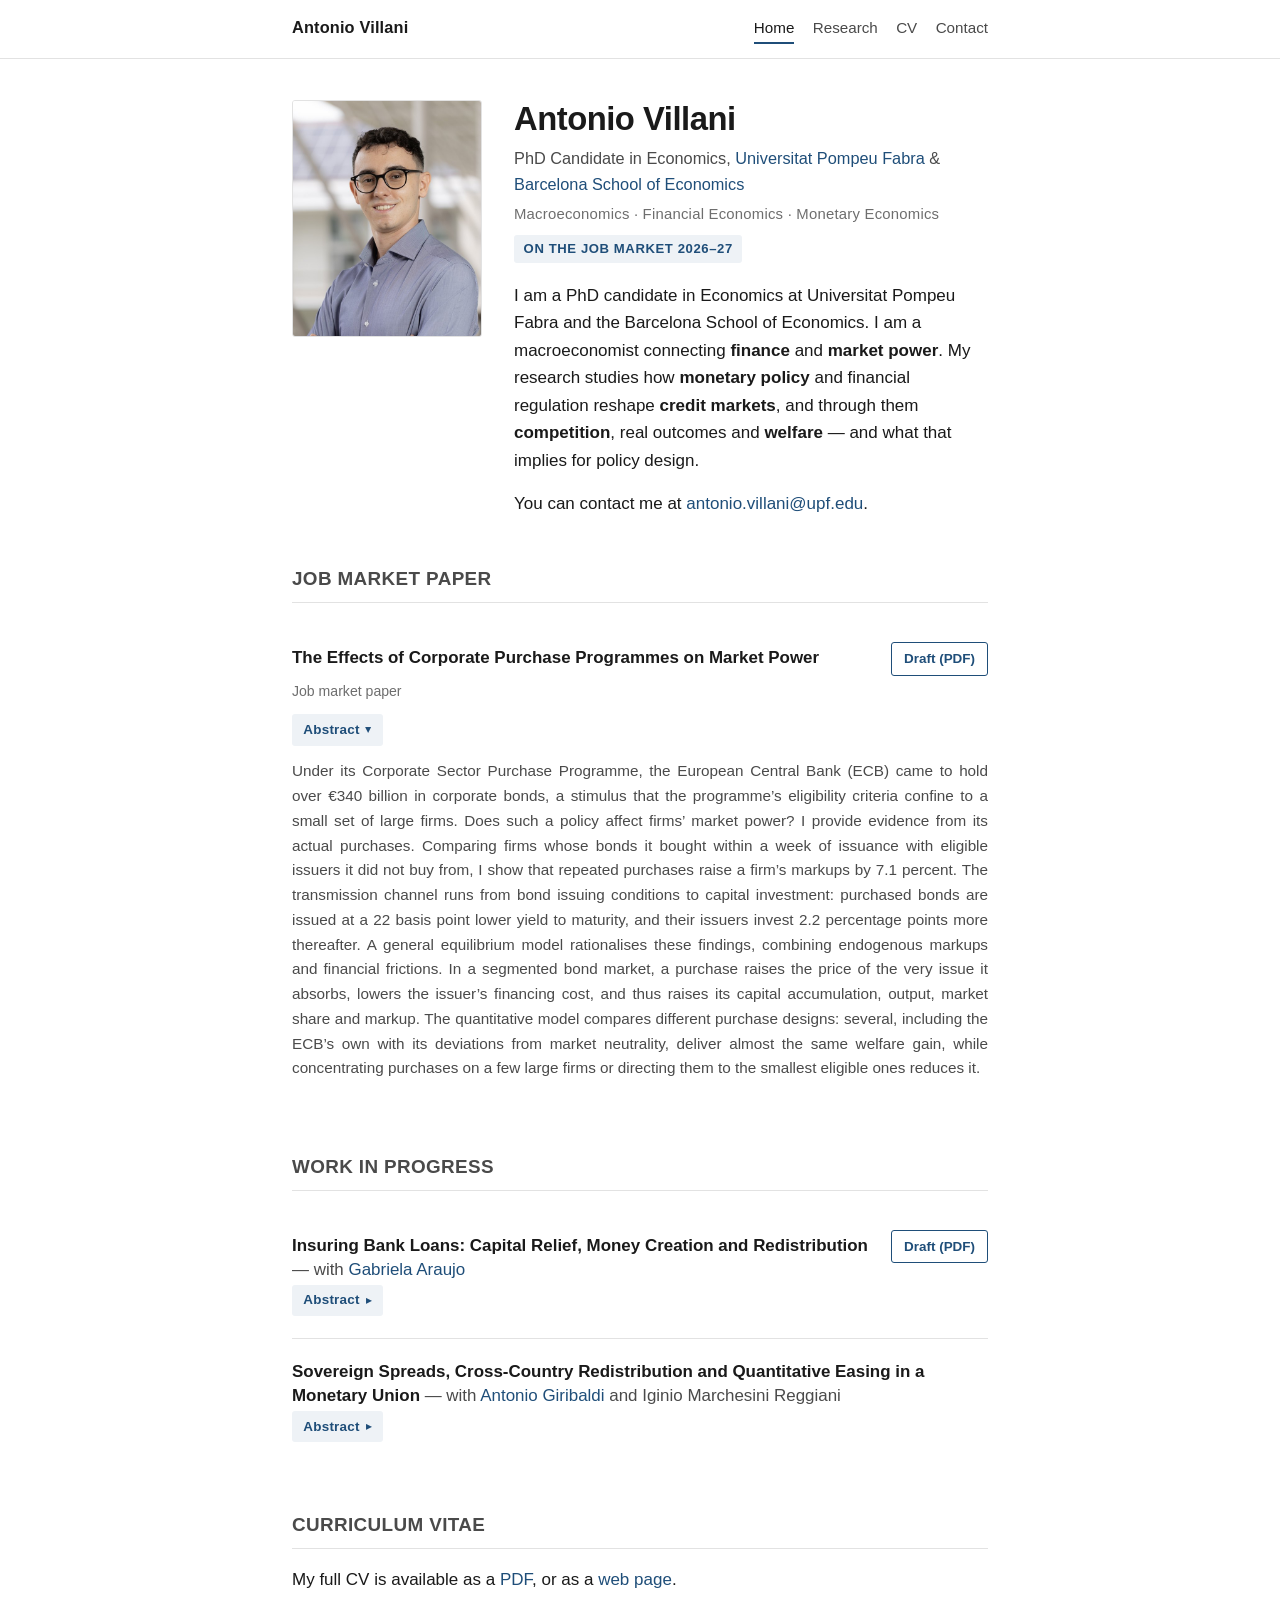
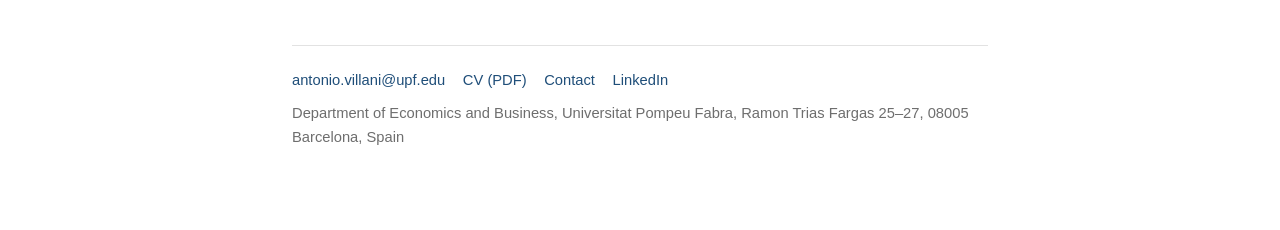
<file: index.html>
<!DOCTYPE html>
<html lang="en">
<head>
<meta charset="utf-8">
<meta name="viewport" content="width=device-width, initial-scale=1">
<meta name="color-scheme" content="light">

<title>Antonio Villani &mdash; Macrofinance and Market Power | Economics PhD Candidate, UPF</title>
<meta name="description" content="Antonio Villani, economics PhD candidate at Universitat Pompeu Fabra. Macrofinance and market power: how monetary policy in credit markets affects competition.">
<meta name="author" content="Antonio Villani">
<link rel="canonical" href="https://antoniovillani.eu/">

<meta property="og:type" content="profile">
<meta property="og:site_name" content="Antonio Villani">
<meta property="og:title" content="Antonio Villani &mdash; Macrofinance and Market Power | Economics PhD Candidate, UPF">
<meta property="og:description" content="PhD candidate in economics at Universitat Pompeu Fabra and the Barcelona School of Economics, connecting macrofinance and market power. On the job market 2026-27.">
<meta property="og:url" content="https://antoniovillani.eu/">
<meta property="og:image" content="https://antoniovillani.eu/assets/photo.jpg?v=2">
<meta property="og:locale" content="en_GB">
<meta property="profile:first_name" content="Antonio">
<meta property="profile:last_name" content="Villani">
<meta name="twitter:card" content="summary">
<meta name="twitter:title" content="Antonio Villani &mdash; Macrofinance and Market Power | Economics PhD Candidate, UPF">
<meta name="twitter:description" content="PhD candidate in economics at Universitat Pompeu Fabra and the Barcelona School of Economics, connecting macrofinance and market power. On the job market 2026-27.">
<meta name="twitter:image" content="https://antoniovillani.eu/assets/photo.jpg?v=2">

<link rel="icon" href="assets/favicon.svg" type="image/svg+xml">
<link rel="stylesheet" href="css/style.css">

<script type="application/ld+json">
{
  "@context": "https://schema.org",
  "@type": "Person",
  "name": "Antonio Villani",
  "givenName": "Antonio",
  "familyName": "Villani",
  "jobTitle": "PhD Candidate in Economics",
  "url": "https://antoniovillani.eu/",
  "image": "https://antoniovillani.eu/assets/photo.jpg?v=2",
  "email": "mailto:antonio.villani@upf.edu",
  "sameAs": ["https://www.linkedin.com/in/antonio-villani-98it"],
  "description": "PhD candidate in economics at Universitat Pompeu Fabra and the Barcelona School of Economics, connecting finance and market power: how monetary policy and financial regulation reshape credit markets, and through them competition, real outcomes and welfare.",
  "knowsAbout": ["Macroeconomics", "Financial Economics", "Monetary Economics",
                 "Monetary Policy", "Fiscal Policy", "Business Cycles",
                 "Market Power", "Macrofinance", "Macroeconomic Theory"],
  "affiliation": [
    {
      "@type": "CollegeOrUniversity",
      "name": "Universitat Pompeu Fabra",
      "url": "https://www.upf.edu/"
    },
    {
      "@type": "EducationalOrganization",
      "name": "Barcelona School of Economics",
      "url": "https://bse.eu/"
    }
  ],
  "alumniOf": {
    "@type": "CollegeOrUniversity",
    "name": "Universitat Pompeu Fabra",
    "url": "https://www.upf.edu/"
  }
}
</script>

<script type="application/ld+json">
{
  "@context": "https://schema.org",
  "@type": "ScholarlyArticle",
  "headline": "The Effects of Corporate Purchase Programmes on Market Power",
  "name": "The Effects of Corporate Purchase Programmes on Market Power",
  "author": {
    "@type": "Person",
    "name": "Antonio Villani",
    "url": "https://antoniovillani.eu/"
  },
  "abstract": "Under its Corporate Sector Purchase Programme, the European Central Bank (ECB) came to hold over €340 billion in corporate bonds, a stimulus that the programme’s eligibility criteria confine to a small set of large firms. Does such a policy affect firms’ market power? I provide evidence from its actual purchases. Comparing firms whose bonds it bought within a week of issuance with eligible issuers it did not buy from, I show that repeated purchases raise a firm’s markups by 7.1 percent. The transmission channel runs from bond issuing conditions to capital investment: purchased bonds are issued at a 22 basis point lower yield to maturity, and their issuers invest 2.2 percentage points more thereafter. A general equilibrium model rationalises these findings, combining endogenous markups and financial frictions. In a segmented bond market, a purchase raises the price of the very issue it absorbs, lowers the issuer’s financing cost, and thus raises its capital accumulation, output, market share and markup. The quantitative model compares different purchase designs: several, including the ECB’s own with its deviations from market neutrality, deliver almost the same welfare gain, while concentrating purchases on a few large firms or directing them to the smallest eligible ones reduces it.",
  "about": [
    "Market power",
    "Markups",
    "Unconventional monetary policy",
    "Corporate Sector Purchase Programme",
    "Corporate bond markets"
  ],
  "keywords": "Unconventional Monetary Policy, CSPP, Financial Frictions, Market Power, Endogenous Markups",
  "inLanguage": "en",
  "creativeWorkStatus": "Draft",
  "publisher": {
    "@type": "Organization",
    "name": "Universitat Pompeu Fabra"
  },
  "url": "https://antoniovillani.eu/files/villani_corporate_purchases_market_power.pdf",
  "encodingFormat": "application/pdf",
  "dateModified": "2026-11-03"
}
</script>

<script type="application/ld+json">
{
  "@context": "https://schema.org",
  "@type": "ScholarlyArticle",
  "headline": "Insuring Bank Loans: Capital Relief, Money Creation and Redistribution",
  "name": "Insuring Bank Loans: Capital Relief, Money Creation and Redistribution",
  "author": [
    {
      "@type": "Person",
      "name": "Gabriela Araujo",
      "url": "https://araujo-gabriela.github.io"
    },
    {
      "@type": "Person",
      "name": "Antonio Villani",
      "url": "https://antoniovillani.eu/"
    }
  ],
  "abstract": "We develop a general-equilibrium model of loan insurance and bank capital, emphasizing the wedge between the capital insurance releases and the risk it transfers. Priced at the loss it transfers, protection is bought for the capital relief. Because bank lending creates deposits, the price level moves with credit, and the real value of the wages workers hold as money moves against it. The model explains why euro-area banks insure loans whose capital charge is high relative to their risk and become riskier relative to their capital. Quantitatively, insurance barely moves credit or prices but thins bank capital, and a tighter requirement leaks into the insurance market. After a shock the size of the global financial crisis, the price of protection rises as bank capital becomes scarce. When banks cannot raise all the capital they need, lending contracts and the burden shifts from bank owners to workers, whose wages it finances.",
  "inLanguage": "en",
  "creativeWorkStatus": "Draft",
  "url": "https://antoniovillani.eu/files/araujo_villani_loan_insurance_money_redistribution.pdf",
  "encodingFormat": "application/pdf",
  "dateModified": "2026-10-26"
}
</script>
</head>
<body>

<a class="skip-link" href="#main">Skip to content</a>

<nav class="site-nav">
  <div class="nav-inner">
    <span class="nav-name"><a href="./">Antonio Villani</a></span>
    <div class="nav-links">
      <a href="./" class="active">Home</a>
      <a href="research.html">Research</a>
      <a href="cv.html">CV</a>
      <a href="contact.html">Contact</a>
    </div>
  </div>
</nav>

<div class="container">

  <header class="header-section">
    <img src="assets/photo.jpg?v=2"
         alt="Antonio Villani, PhD candidate in economics at Universitat Pompeu Fabra, researching macrofinance and market power"
         class="profile-photo" width="600" height="750">
    <div class="header-content">
      <h1>Antonio Villani</h1>
      <p class="role">PhD Candidate in Economics, <a href="https://www.upf.edu/">Universitat Pompeu Fabra</a> &amp; <a href="https://bse.eu/">Barcelona School of Economics</a></p>
      <p class="fields">Macroeconomics &middot; Financial Economics &middot; Monetary Economics</p>
      <p class="market-flag">On the job market 2026&ndash;27</p>

      <p class="intro-text">I am a PhD candidate in Economics at Universitat Pompeu Fabra and the Barcelona School of Economics. I am a macroeconomist connecting <strong>finance</strong> and <strong>market power</strong>. My research studies how <strong>monetary policy</strong> and financial regulation reshape <strong>credit markets</strong>, and through them <strong>competition</strong>, real outcomes and <strong>welfare</strong> &mdash; and what that implies for policy design.</p>
      <p class="intro-text">You can contact me at <a href="mailto:antonio.villani@upf.edu">antonio.villani@upf.edu</a>.</p>
    </div>
  </header>

  <main id="main">

    <section aria-labelledby="jmp-heading">
      <h2 id="jmp-heading">Job Market Paper</h2>

      <article class="paper">
        <div class="paper-head">
          <h3 class="paper-title">The Effects of Corporate Purchase Programmes on Market Power</h3>
          <a class="paper-action-btn" href="files/villani_corporate_purchases_market_power.pdf">Draft (PDF)</a>
        </div>
        <p class="paper-meta">Job market paper</p>

        <details class="paper-toggle" open>
          <summary>Abstract</summary>
          <p class="paper-abstract">Under its Corporate Sector Purchase Programme, the European Central Bank (ECB) came to hold over &euro;340 billion in corporate bonds, a stimulus that the programme&rsquo;s eligibility criteria confine to a small set of large firms. Does such a policy affect firms&rsquo; market power? I provide evidence from its actual purchases. Comparing firms whose bonds it bought within a week of issuance with eligible issuers it did not buy from, I show that repeated purchases raise a firm&rsquo;s markups by 7.1 percent. The transmission channel runs from bond issuing conditions to capital investment: purchased bonds are issued at a 22 basis point lower yield to maturity, and their issuers invest 2.2 percentage points more thereafter. A general equilibrium model rationalises these findings, combining endogenous markups and financial frictions. In a segmented bond market, a purchase raises the price of the very issue it absorbs, lowers the issuer&rsquo;s financing cost, and thus raises its capital accumulation, output, market share and markup. The quantitative model compares different purchase designs: several, including the ECB&rsquo;s own with its deviations from market neutrality, deliver almost the same welfare gain, while concentrating purchases on a few large firms or directing them to the smallest eligible ones reduces it.</p>
        </details>
      </article>
    </section>

    <section aria-labelledby="wip-heading">
      <h2 id="wip-heading">Work in Progress</h2>

      <article class="paper">
        <div class="paper-head">
          <h3 class="paper-title">Insuring Bank Loans: Capital Relief, Money Creation and Redistribution
            <span class="paper-coauthor">&mdash; with <a href="https://araujo-gabriela.github.io">Gabriela Araujo</a></span>
          </h3>
          <a class="paper-action-btn" href="files/araujo_villani_loan_insurance_money_redistribution.pdf">Draft (PDF)</a>
        </div>
        <details class="paper-toggle">
          <summary>Abstract</summary>
          <p class="paper-abstract">We develop a general-equilibrium model of loan insurance and bank capital, emphasizing the wedge between the capital insurance releases and the risk it transfers. Priced at the loss it transfers, protection is bought for the capital relief. Because bank lending creates deposits, the price level moves with credit, and the real value of the wages workers hold as money moves against it. The model explains why euro-area banks insure loans whose capital charge is high relative to their risk and become riskier relative to their capital. Quantitatively, insurance barely moves credit or prices but thins bank capital, and a tighter requirement leaks into the insurance market. After a shock the size of the global financial crisis, the price of protection rises as bank capital becomes scarce. When banks cannot raise all the capital they need, lending contracts and the burden shifts from bank owners to workers, whose wages it finances.</p>
        </details>
      </article>

      <article class="paper">
        <div class="paper-head">
          <h3 class="paper-title">Sovereign Spreads, Cross-Country Redistribution and Quantitative Easing in a Monetary Union
            <span class="paper-coauthor">&mdash; with <a href="https://antoniogiribaldi.github.io">Antonio Giribaldi</a> and Iginio Marchesini Reggiani</span>
          </h3>
        </div>
        <details class="paper-toggle">
          <summary>Abstract</summary>
          <p class="paper-abstract">In a monetary union without a fiscal union, each government pays its own interest rate while its bonds are held across borders. Spread differentials that arise from financial frictions rather than default risk therefore redistribute resources between the households of different member states, a channel distinct from the level of interest rates. We document the interest flows that spread differentials generate across euro-area countries, using bilateral holdings imputed from the ECB&rsquo;s Securities Holdings Statistics. We then build a two-country New Keynesian model in which financial frictions generate these differentials. After a common financial shock, the spread of the more indebted country rises more, and resources flow from its households to those of the other country. Quantitative easing allocated by the capital key barely narrows the differential and leaves most of this redistribution in place; purchases targeted at the high-spread country close the differential and largely offset it.</p>
        </details>
      </article>
    </section>

    <section aria-labelledby="cv-heading">
      <h2 id="cv-heading">Curriculum Vitae</h2>
      <p>My full CV is available as a <a href="files/villani_cv.pdf">PDF</a>, or as a <a href="cv.html">web page</a>.</p>
    </section>

  </main>

  <footer class="site-footer">
    <div class="footer-links">
      <a href="mailto:antonio.villani@upf.edu">antonio.villani@upf.edu</a>
      <a href="files/villani_cv.pdf">CV (PDF)</a>
      <a href="contact.html">Contact</a>
      <a href="https://www.linkedin.com/in/antonio-villani-98it">LinkedIn</a>
    </div>
    <p>Department of Economics and Business, Universitat Pompeu Fabra, Ramon Trias Fargas 25&ndash;27, 08005 Barcelona, Spain</p>
  </footer>

</div>

</body>
</html>
</file>
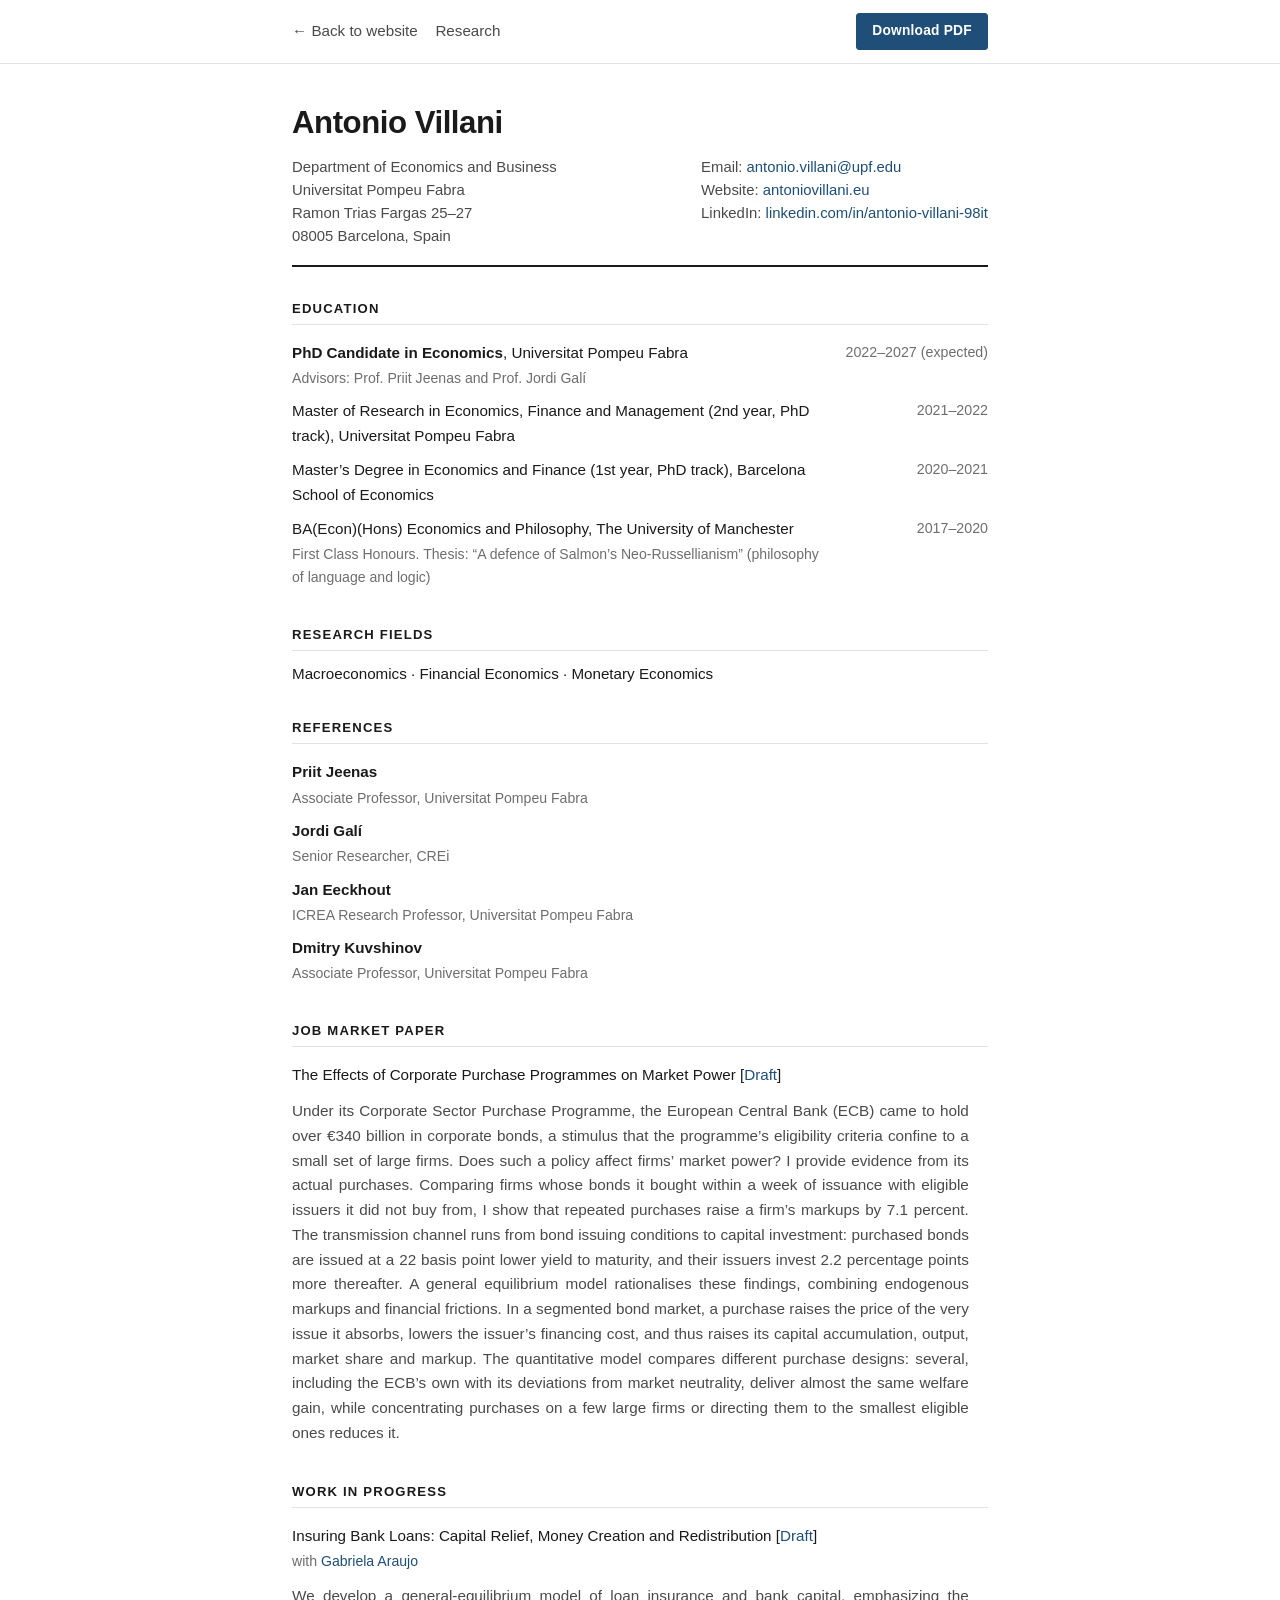
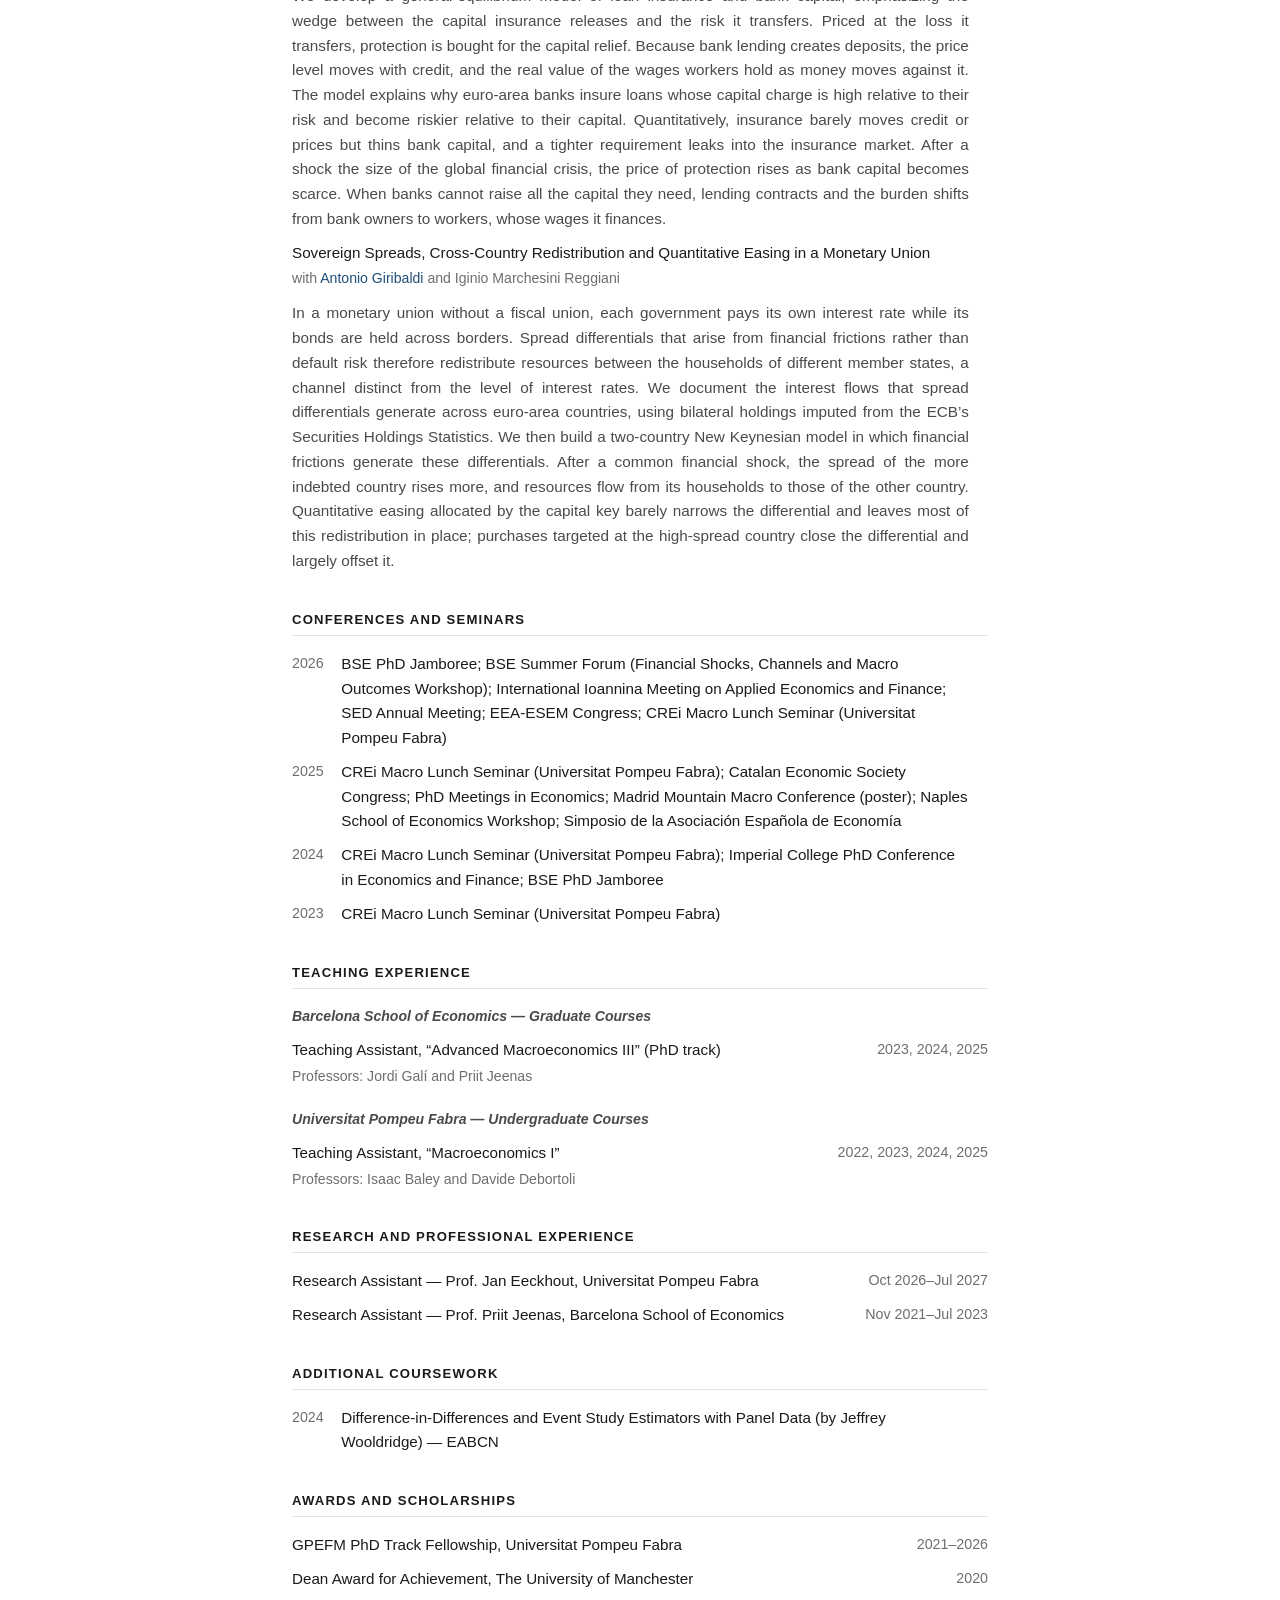
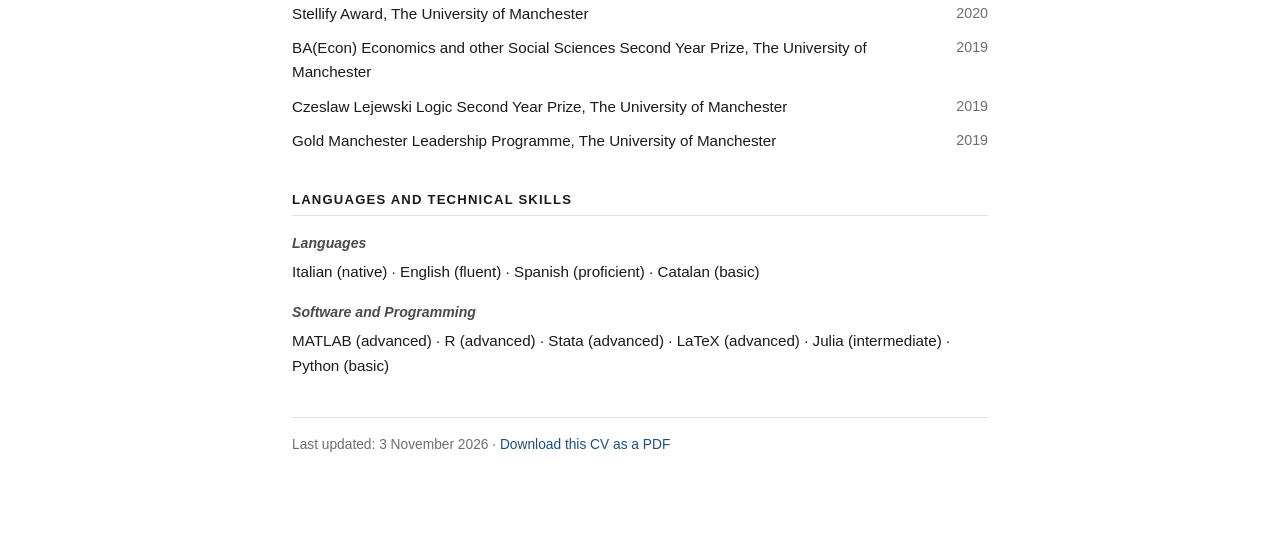
<file: cv.html>
<!DOCTYPE html>
<html lang="en">
<head>
<meta charset="utf-8">
<meta name="viewport" content="width=device-width, initial-scale=1">
<meta name="color-scheme" content="light">
<title>CV — Antonio Villani, Economics PhD Candidate, UPF</title>
<meta name="description" content="Curriculum vitae of Antonio Villani, economics PhD candidate at Universitat Pompeu Fabra and the Barcelona School of Economics. On the job market 2026-27.">
<meta name="author" content="Antonio Villani">
<link rel="canonical" href="https://antoniovillani.eu/cv.html">
<meta property="og:type" content="article">
<meta property="og:site_name" content="Antonio Villani">
<meta property="og:title" content="CV — Antonio Villani">
<meta property="og:description" content="Curriculum vitae of Antonio Villani, economics PhD candidate at Universitat Pompeu Fabra and the Barcelona School of Economics.">
<meta property="og:url" content="https://antoniovillani.eu/cv.html">
<meta property="og:image" content="https://antoniovillani.eu/assets/photo.jpg?v=2">
<meta name="twitter:card" content="summary">
<link rel="icon" href="assets/favicon.svg" type="image/svg+xml">
<link rel="stylesheet" href="css/style.css">
</head>
<body>

<div class="cv-toolbar">
  <div class="cv-toolbar-inner">
    <div class="cv-toolbar-links">
      <a href="./">&larr; Back to website</a>
      <a href="research.html">Research</a>
    </div>
    <a class="btn-pdf" href="files/villani_cv.pdf">Download PDF</a>
  </div>
</div>

<div class="container">
  <main id="main">

    <h1 class="cv-name">Antonio Villani</h1>
    <div class="cv-contact">
      <div>
        Department of Economics and Business<br>
        Universitat Pompeu Fabra<br>
        Ramon Trias Fargas 25&ndash;27<br>
        08005 Barcelona, Spain
      </div>
      <div>
        Email: <a href="mailto:antonio.villani@upf.edu">antonio.villani@upf.edu</a><br>
        Website: <a href="https://antoniovillani.eu/">antoniovillani.eu</a><br>
        LinkedIn: <a href="https://www.linkedin.com/in/antonio-villani-98it">linkedin.com/in/antonio-villani-98it</a>
      </div>
    </div>

    <section class="cv-section">
      <h2 class="cv-section-title">Education</h2>
      <table class="cv-entries">
        <tr>
          <td class="desc"><strong>PhD Candidate in Economics</strong>, Universitat Pompeu Fabra
            <span class="cv-detail">Advisors: Prof. Priit Jeenas and Prof. Jordi Gal&iacute;</span></td>
          <td class="year">2022&ndash;2027 (expected)</td>
        </tr>
        <tr>
          <td class="desc">Master of Research in Economics, Finance and Management (2nd year, PhD track), Universitat Pompeu Fabra</td>
          <td class="year">2021&ndash;2022</td>
        </tr>
        <tr>
          <td class="desc">Master&rsquo;s Degree in Economics and Finance (1st year, PhD track), Barcelona School of Economics</td>
          <td class="year">2020&ndash;2021</td>
        </tr>
        <tr>
          <td class="desc">BA(Econ)(Hons) Economics and Philosophy, The University of Manchester
            <span class="cv-detail">First Class Honours. Thesis: &ldquo;A defence of Salmon&rsquo;s Neo-Russellianism&rdquo; (philosophy of language and logic)</span></td>
          <td class="year">2017&ndash;2020</td>
        </tr>
      </table>
    </section>

    <section class="cv-section">
      <h2 class="cv-section-title">Research Fields</h2>
      <p class="cv-plain">Macroeconomics &middot; Financial Economics &middot; Monetary Economics</p>
    </section>

    <section class="cv-section">
      <h2 class="cv-section-title">References</h2>
      <table class="cv-entries">
        <tr><td class="desc"><strong>Priit Jeenas</strong><span class="cv-detail">Associate Professor, Universitat Pompeu Fabra</span></td></tr>
        <tr><td class="desc"><strong>Jordi Gal&iacute;</strong><span class="cv-detail">Senior Researcher, CREi</span></td></tr>
        <tr><td class="desc"><strong>Jan Eeckhout</strong><span class="cv-detail">ICREA Research Professor, Universitat Pompeu Fabra</span></td></tr>
        <tr><td class="desc"><strong>Dmitry Kuvshinov</strong><span class="cv-detail">Associate Professor, Universitat Pompeu Fabra</span></td></tr>
      </table>
    </section>

    <section class="cv-section">
      <h2 class="cv-section-title">Job Market Paper</h2>
      <table class="cv-entries">
        <tr>
          <td class="desc">The Effects of Corporate Purchase Programmes on Market Power [<a href="files/villani_corporate_purchases_market_power.pdf">Draft</a>]
            <p class="abstract-static">Under its Corporate Sector Purchase Programme, the European Central Bank (ECB) came to hold over &euro;340 billion in corporate bonds, a stimulus that the programme&rsquo;s eligibility criteria confine to a small set of large firms. Does such a policy affect firms&rsquo; market power? I provide evidence from its actual purchases. Comparing firms whose bonds it bought within a week of issuance with eligible issuers it did not buy from, I show that repeated purchases raise a firm&rsquo;s markups by 7.1 percent. The transmission channel runs from bond issuing conditions to capital investment: purchased bonds are issued at a 22 basis point lower yield to maturity, and their issuers invest 2.2 percentage points more thereafter. A general equilibrium model rationalises these findings, combining endogenous markups and financial frictions. In a segmented bond market, a purchase raises the price of the very issue it absorbs, lowers the issuer&rsquo;s financing cost, and thus raises its capital accumulation, output, market share and markup. The quantitative model compares different purchase designs: several, including the ECB&rsquo;s own with its deviations from market neutrality, deliver almost the same welfare gain, while concentrating purchases on a few large firms or directing them to the smallest eligible ones reduces it.</p></td>
        </tr>
      </table>
    </section>

    <section class="cv-section">
      <h2 class="cv-section-title">Work in Progress</h2>
      <table class="cv-entries">
        <tr>
          <td class="desc">Insuring Bank Loans: Capital Relief, Money Creation and Redistribution [<a href="files/araujo_villani_loan_insurance_money_redistribution.pdf">Draft</a>]
            <span class="cv-detail">with <a href="https://araujo-gabriela.github.io">Gabriela Araujo</a></span>
            <p class="abstract-static">We develop a general-equilibrium model of loan insurance and bank capital, emphasizing the wedge between the capital insurance releases and the risk it transfers. Priced at the loss it transfers, protection is bought for the capital relief. Because bank lending creates deposits, the price level moves with credit, and the real value of the wages workers hold as money moves against it. The model explains why euro-area banks insure loans whose capital charge is high relative to their risk and become riskier relative to their capital. Quantitatively, insurance barely moves credit or prices but thins bank capital, and a tighter requirement leaks into the insurance market. After a shock the size of the global financial crisis, the price of protection rises as bank capital becomes scarce. When banks cannot raise all the capital they need, lending contracts and the burden shifts from bank owners to workers, whose wages it finances.</p></td>
        </tr>
        <tr>
          <td class="desc">Sovereign Spreads, Cross-Country Redistribution and Quantitative Easing in a Monetary Union
            <span class="cv-detail">with <a href="https://antoniogiribaldi.github.io">Antonio Giribaldi</a> and Iginio Marchesini Reggiani</span>
            <p class="abstract-static">In a monetary union without a fiscal union, each government pays its own interest rate while its bonds are held across borders. Spread differentials that arise from financial frictions rather than default risk therefore redistribute resources between the households of different member states, a channel distinct from the level of interest rates. We document the interest flows that spread differentials generate across euro-area countries, using bilateral holdings imputed from the ECB&rsquo;s Securities Holdings Statistics. We then build a two-country New Keynesian model in which financial frictions generate these differentials. After a common financial shock, the spread of the more indebted country rises more, and resources flow from its households to those of the other country. Quantitative easing allocated by the capital key barely narrows the differential and leaves most of this redistribution in place; purchases targeted at the high-spread country close the differential and largely offset it.</p></td>
        </tr>
      </table>
    </section>

    <section class="cv-section">
      <h2 class="cv-section-title">Conferences and Seminars</h2>
      <table class="cv-entries">
        <tr>
          <td class="yr">2026</td>
          <td class="desc">BSE PhD Jamboree; BSE Summer Forum (Financial Shocks, Channels and Macro Outcomes Workshop); International Ioannina Meeting on Applied Economics and Finance; SED Annual Meeting; EEA-ESEM Congress; CREi Macro Lunch Seminar (Universitat Pompeu Fabra)</td>
        </tr>
        <tr>
          <td class="yr">2025</td>
          <td class="desc">CREi Macro Lunch Seminar (Universitat Pompeu Fabra); Catalan Economic Society Congress; PhD Meetings in Economics; Madrid Mountain Macro Conference (poster); Naples School of Economics Workshop; Simposio de la Asociaci&oacute;n Espa&ntilde;ola de Econom&iacute;a</td>
        </tr>
        <tr>
          <td class="yr">2024</td>
          <td class="desc">CREi Macro Lunch Seminar (Universitat Pompeu Fabra); Imperial College PhD Conference in Economics and Finance; BSE PhD Jamboree</td>
        </tr>
        <tr>
          <td class="yr">2023</td>
          <td class="desc">CREi Macro Lunch Seminar (Universitat Pompeu Fabra)</td>
        </tr>
      </table>
    </section>

    <section class="cv-section">
      <h2 class="cv-section-title">Teaching Experience</h2>

      <h3 class="cv-subsection-title">Barcelona School of Economics &mdash; Graduate Courses</h3>
      <table class="cv-entries">
        <tr>
          <td class="desc">Teaching Assistant, &ldquo;Advanced Macroeconomics III&rdquo; (PhD track)
            <span class="cv-detail">Professors: Jordi Gal&iacute; and Priit Jeenas</span></td>
          <td class="year">2023, 2024, 2025</td>
        </tr>
      </table>

      <h3 class="cv-subsection-title">Universitat Pompeu Fabra &mdash; Undergraduate Courses</h3>
      <table class="cv-entries">
        <tr>
          <td class="desc">Teaching Assistant, &ldquo;Macroeconomics I&rdquo;
            <span class="cv-detail">Professors: Isaac Baley and Davide Debortoli</span></td>
          <td class="year">2022, 2023, 2024, 2025</td>
        </tr>
      </table>
    </section>

    <section class="cv-section">
      <h2 class="cv-section-title">Research and Professional Experience</h2>
      <table class="cv-entries">
        <tr>
          <td class="desc">Research Assistant &mdash; Prof. Jan Eeckhout, Universitat Pompeu Fabra</td>
          <td class="year">Oct 2026&ndash;Jul 2027</td>
        </tr>
        <tr>
          <td class="desc">Research Assistant &mdash; Prof. Priit Jeenas, Barcelona School of Economics</td>
          <td class="year">Nov 2021&ndash;Jul 2023</td>
        </tr>
      </table>
    </section>

    <section class="cv-section">
      <h2 class="cv-section-title">Additional Coursework</h2>
      <table class="cv-entries">
        <tr>
          <td class="yr">2024</td>
          <td class="desc">Difference-in-Differences and Event Study Estimators with Panel Data (by Jeffrey Wooldridge) &mdash; EABCN</td>
        </tr>
      </table>
    </section>

    <section class="cv-section">
      <h2 class="cv-section-title">Awards and Scholarships</h2>
      <table class="cv-entries">
        <tr><td class="desc">GPEFM PhD Track Fellowship, Universitat Pompeu Fabra</td><td class="year">2021&ndash;2026</td></tr>
        <tr><td class="desc">Dean Award for Achievement, The University of Manchester</td><td class="year">2020</td></tr>
        <tr><td class="desc">Stellify Award, The University of Manchester</td><td class="year">2020</td></tr>
        <tr><td class="desc">BA(Econ) Economics and other Social Sciences Second Year Prize, The University of Manchester</td><td class="year">2019</td></tr>
        <tr><td class="desc">Czeslaw Lejewski Logic Second Year Prize, The University of Manchester</td><td class="year">2019</td></tr>
        <tr><td class="desc">Gold Manchester Leadership Programme, The University of Manchester</td><td class="year">2019</td></tr>
      </table>
    </section>

    <section class="cv-section">
      <h2 class="cv-section-title">Languages and Technical Skills</h2>
      <h3 class="cv-subsection-title">Languages</h3>
      <p class="cv-plain">Italian (native) &middot; English (fluent) &middot; Spanish (proficient) &middot; Catalan (basic)</p>
      <h3 class="cv-subsection-title">Software and Programming</h3>
      <p class="cv-plain">MATLAB (advanced) &middot; R (advanced) &middot; Stata (advanced) &middot; LaTeX (advanced) &middot; Julia (intermediate) &middot; Python (basic)</p>
    </section>

    <p class="cv-updated">Last updated: 3 November 2026 &middot;
       <a href="files/villani_cv.pdf">Download this CV as a PDF</a></p>

  </main>
</div>

</body>
</html>
</file>
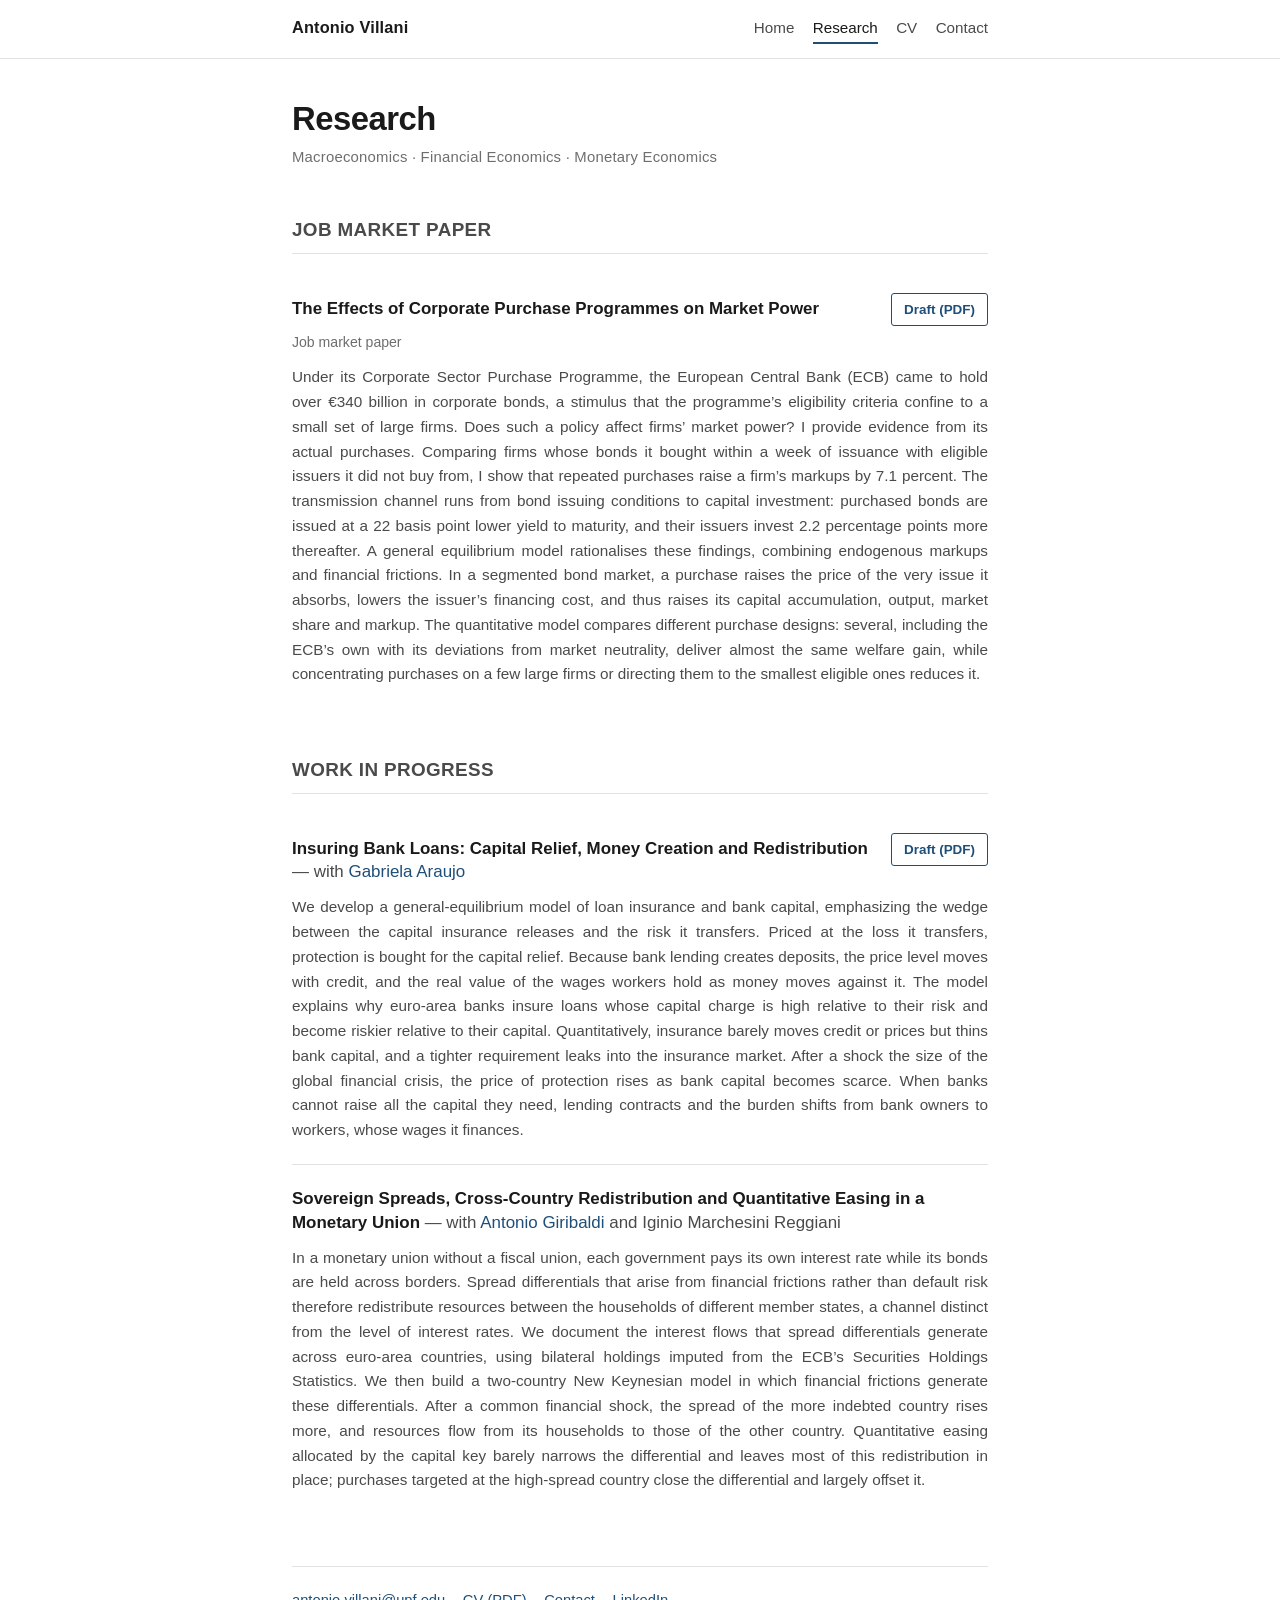
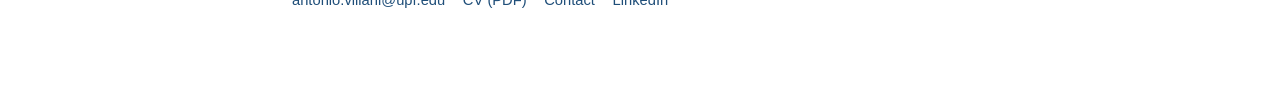
<file: research.html>
<!DOCTYPE html>
<html lang="en">
<head>
<meta charset="utf-8">
<meta name="viewport" content="width=device-width, initial-scale=1">
<meta name="color-scheme" content="light">

<title>Research &mdash; Market Power and Macrofinance | Antonio Villani, UPF</title>
<meta name="description" content="Research by Antonio Villani: job market paper on the effects of corporate purchase programmes on market power, plus work in progress on insuring bank loans and on quantitative easing in a monetary union.">
<meta name="author" content="Antonio Villani">
<link rel="canonical" href="https://antoniovillani.eu/research.html">

<meta property="og:type" content="article">
<meta property="og:site_name" content="Antonio Villani">
<meta property="og:title" content="Research &mdash; Market Power and Macrofinance | Antonio Villani, UPF">
<meta property="og:description" content="Job market paper on the effects of corporate purchase programmes on market power, plus work in progress on insuring bank loans and on quantitative easing in a monetary union.">
<meta property="og:url" content="https://antoniovillani.eu/research.html">
<meta property="og:image" content="https://antoniovillani.eu/assets/photo.jpg?v=2">
<meta name="twitter:card" content="summary">

<link rel="icon" href="assets/favicon.svg" type="image/svg+xml">
<link rel="stylesheet" href="css/style.css">

<script type="application/ld+json">
{
  "@context": "https://schema.org",
  "@type": "ScholarlyArticle",
  "headline": "The Effects of Corporate Purchase Programmes on Market Power",
  "name": "The Effects of Corporate Purchase Programmes on Market Power",
  "author": {
    "@type": "Person",
    "name": "Antonio Villani",
    "url": "https://antoniovillani.eu/"
  },
  "abstract": "Under its Corporate Sector Purchase Programme, the European Central Bank (ECB) came to hold over €340 billion in corporate bonds, a stimulus that the programme’s eligibility criteria confine to a small set of large firms. Does such a policy affect firms’ market power? I provide evidence from its actual purchases. Comparing firms whose bonds it bought within a week of issuance with eligible issuers it did not buy from, I show that repeated purchases raise a firm’s markups by 7.1 percent. The transmission channel runs from bond issuing conditions to capital investment: purchased bonds are issued at a 22 basis point lower yield to maturity, and their issuers invest 2.2 percentage points more thereafter. A general equilibrium model rationalises these findings, combining endogenous markups and financial frictions. In a segmented bond market, a purchase raises the price of the very issue it absorbs, lowers the issuer’s financing cost, and thus raises its capital accumulation, output, market share and markup. The quantitative model compares different purchase designs: several, including the ECB’s own with its deviations from market neutrality, deliver almost the same welfare gain, while concentrating purchases on a few large firms or directing them to the smallest eligible ones reduces it.",
  "about": [
    "Market power",
    "Markups",
    "Unconventional monetary policy",
    "Corporate Sector Purchase Programme",
    "Corporate bond markets"
  ],
  "keywords": "Unconventional Monetary Policy, CSPP, Financial Frictions, Market Power, Endogenous Markups",
  "inLanguage": "en",
  "creativeWorkStatus": "Draft",
  "publisher": {
    "@type": "Organization",
    "name": "Universitat Pompeu Fabra"
  },
  "url": "https://antoniovillani.eu/files/villani_corporate_purchases_market_power.pdf",
  "encodingFormat": "application/pdf",
  "dateModified": "2026-11-03"
}
</script>

<script type="application/ld+json">
{
  "@context": "https://schema.org",
  "@type": "ScholarlyArticle",
  "headline": "Insuring Bank Loans: Capital Relief, Money Creation and Redistribution",
  "name": "Insuring Bank Loans: Capital Relief, Money Creation and Redistribution",
  "author": [
    {
      "@type": "Person",
      "name": "Gabriela Araujo",
      "url": "https://araujo-gabriela.github.io"
    },
    {
      "@type": "Person",
      "name": "Antonio Villani",
      "url": "https://antoniovillani.eu/"
    }
  ],
  "abstract": "We develop a general-equilibrium model of loan insurance and bank capital, emphasizing the wedge between the capital insurance releases and the risk it transfers. Priced at the loss it transfers, protection is bought for the capital relief. Because bank lending creates deposits, the price level moves with credit, and the real value of the wages workers hold as money moves against it. The model explains why euro-area banks insure loans whose capital charge is high relative to their risk and become riskier relative to their capital. Quantitatively, insurance barely moves credit or prices but thins bank capital, and a tighter requirement leaks into the insurance market. After a shock the size of the global financial crisis, the price of protection rises as bank capital becomes scarce. When banks cannot raise all the capital they need, lending contracts and the burden shifts from bank owners to workers, whose wages it finances.",
  "inLanguage": "en",
  "creativeWorkStatus": "Draft",
  "url": "https://antoniovillani.eu/files/araujo_villani_loan_insurance_money_redistribution.pdf",
  "encodingFormat": "application/pdf",
  "dateModified": "2026-10-26"
}
</script>
</head>
<body>

<a class="skip-link" href="#main">Skip to content</a>

<nav class="site-nav">
  <div class="nav-inner">
    <span class="nav-name"><a href="./">Antonio Villani</a></span>
    <div class="nav-links">
      <a href="./">Home</a>
      <a href="research.html" class="active">Research</a>
      <a href="cv.html">CV</a>
      <a href="contact.html">Contact</a>
    </div>
  </div>
</nav>

<div class="container">
  <main id="main">

    <h1>Research</h1>
    <p class="fields">Macroeconomics &middot; Financial Economics &middot; Monetary Economics</p>

    <section aria-labelledby="jmp-heading">
      <h2 id="jmp-heading">Job Market Paper</h2>

      <article class="paper">
        <div class="paper-head">
          <h3 class="paper-title">The Effects of Corporate Purchase Programmes on Market Power</h3>
          <a class="paper-action-btn" href="files/villani_corporate_purchases_market_power.pdf">Draft (PDF)</a>
        </div>
        <p class="paper-meta">Job market paper</p>
        <p class="abstract-static">Under its Corporate Sector Purchase Programme, the European Central Bank (ECB) came to hold over &euro;340 billion in corporate bonds, a stimulus that the programme&rsquo;s eligibility criteria confine to a small set of large firms. Does such a policy affect firms&rsquo; market power? I provide evidence from its actual purchases. Comparing firms whose bonds it bought within a week of issuance with eligible issuers it did not buy from, I show that repeated purchases raise a firm&rsquo;s markups by 7.1 percent. The transmission channel runs from bond issuing conditions to capital investment: purchased bonds are issued at a 22 basis point lower yield to maturity, and their issuers invest 2.2 percentage points more thereafter. A general equilibrium model rationalises these findings, combining endogenous markups and financial frictions. In a segmented bond market, a purchase raises the price of the very issue it absorbs, lowers the issuer&rsquo;s financing cost, and thus raises its capital accumulation, output, market share and markup. The quantitative model compares different purchase designs: several, including the ECB&rsquo;s own with its deviations from market neutrality, deliver almost the same welfare gain, while concentrating purchases on a few large firms or directing them to the smallest eligible ones reduces it.</p>
      </article>
    </section>

    <section aria-labelledby="wip-heading">
      <h2 id="wip-heading">Work in Progress</h2>

      <article class="paper">
        <div class="paper-head">
          <h3 class="paper-title">Insuring Bank Loans: Capital Relief, Money Creation and Redistribution
            <span class="paper-coauthor">&mdash; with <a href="https://araujo-gabriela.github.io">Gabriela Araujo</a></span>
          </h3>
          <a class="paper-action-btn" href="files/araujo_villani_loan_insurance_money_redistribution.pdf">Draft (PDF)</a>
        </div>
        <p class="abstract-static">We develop a general-equilibrium model of loan insurance and bank capital, emphasizing the wedge between the capital insurance releases and the risk it transfers. Priced at the loss it transfers, protection is bought for the capital relief. Because bank lending creates deposits, the price level moves with credit, and the real value of the wages workers hold as money moves against it. The model explains why euro-area banks insure loans whose capital charge is high relative to their risk and become riskier relative to their capital. Quantitatively, insurance barely moves credit or prices but thins bank capital, and a tighter requirement leaks into the insurance market. After a shock the size of the global financial crisis, the price of protection rises as bank capital becomes scarce. When banks cannot raise all the capital they need, lending contracts and the burden shifts from bank owners to workers, whose wages it finances.</p>
      </article>

      <article class="paper">
        <div class="paper-head">
          <h3 class="paper-title">Sovereign Spreads, Cross-Country Redistribution and Quantitative Easing in a Monetary Union
            <span class="paper-coauthor">&mdash; with <a href="https://antoniogiribaldi.github.io">Antonio Giribaldi</a> and Iginio Marchesini Reggiani</span>
          </h3>
        </div>
        <p class="abstract-static">In a monetary union without a fiscal union, each government pays its own interest rate while its bonds are held across borders. Spread differentials that arise from financial frictions rather than default risk therefore redistribute resources between the households of different member states, a channel distinct from the level of interest rates. We document the interest flows that spread differentials generate across euro-area countries, using bilateral holdings imputed from the ECB&rsquo;s Securities Holdings Statistics. We then build a two-country New Keynesian model in which financial frictions generate these differentials. After a common financial shock, the spread of the more indebted country rises more, and resources flow from its households to those of the other country. Quantitative easing allocated by the capital key barely narrows the differential and leaves most of this redistribution in place; purchases targeted at the high-spread country close the differential and largely offset it.</p>
      </article>
    </section>

    <!-- ============================================================
         WORKING PAPERS — uncomment this block when a third paper is
         ready. Order on this page is: Job Market Paper, then Working
         Papers, then Work in Progress.

    <section aria-labelledby="wp-heading">
      <h2 id="wp-heading">Working Papers</h2>

      <article class="paper">
        <div class="paper-head">
          <h3 class="paper-title">Paper title
            <span class="paper-coauthor">— with <a href="https://example.org/">Coauthor Name</a></span>
          </h3>
          <a class="paper-action-btn" href="files/paper_slug.pdf">Draft (PDF)</a>
        </div>
        <p class="paper-meta">Working paper, Month Year</p>
        <p class="abstract-static">Abstract text.</p>
      </article>
    </section>
         ============================================================ -->

  </main>

  <footer class="site-footer">
    <div class="footer-links">
      <a href="mailto:antonio.villani@upf.edu">antonio.villani@upf.edu</a>
      <a href="files/villani_cv.pdf">CV (PDF)</a>
      <a href="contact.html">Contact</a>
      <a href="https://www.linkedin.com/in/antonio-villani-98it">LinkedIn</a>
    </div>
  </footer>
</div>

</body>
</html>
</file>
<file: css/style.css>
/* Antonio Villani — antoniovillani.eu
   One stylesheet. No frameworks, no external requests, no JavaScript. */

:root {
  --ink:        #1a1a1a;
  --ink-soft:   #4a4a4a;
  --ink-faint:  #6e6e6e;
  --accent:     #1f4e79;
  --accent-dk:  #163a59;
  --rule:       #e2e2e2;
  --bg:         #ffffff;
  --bg-soft:    #f7f7f5;
  --pill:       #eef2f6;
  --measure:    46rem;
}

*, *::before, *::after { box-sizing: border-box; }

html { -webkit-text-size-adjust: 100%; }

body {
  margin: 0;
  background: var(--bg);
  color: var(--ink);
  font-family: -apple-system, BlinkMacSystemFont, "Segoe UI", Roboto,
               "Helvetica Neue", Arial, sans-serif;
  font-size: 17px;
  line-height: 1.62;
  -webkit-font-smoothing: antialiased;
}

a { color: var(--accent); text-decoration: none; }
a:hover { color: var(--accent-dk); text-decoration: underline; }

/* ---------- Skip link (accessibility) ---------- */
.skip-link {
  position: absolute; left: -9999px; top: 0;
  background: var(--accent); color: #fff; padding: .6rem 1rem; z-index: 100;
}
.skip-link:focus { left: 0; }

/* ---------- Nav ---------- */
.site-nav {
  border-bottom: 1px solid var(--rule);
  background: rgba(255,255,255,.95);
  position: sticky; top: 0; z-index: 50;
  backdrop-filter: saturate(180%) blur(8px);
}
.nav-inner {
  max-width: var(--measure); margin: 0 auto; padding: .85rem 1.25rem;
  display: flex; align-items: baseline; justify-content: space-between;
  flex-wrap: wrap; gap: .4rem 1rem;
}
.nav-name {
  font-weight: 600; letter-spacing: .01em; color: var(--ink);
  font-size: 1.02rem; white-space: nowrap;
}
.nav-name a { color: inherit; }
.nav-name a:hover { text-decoration: none; color: var(--accent); }
.nav-links { display: flex; gap: 1.15rem; flex-wrap: wrap; }
.nav-links a {
  color: var(--ink-soft); font-size: .95rem;
  padding-bottom: 2px; border-bottom: 2px solid transparent;
}
.nav-links a:hover { color: var(--accent); text-decoration: none; }
.nav-links a.active { color: var(--ink); border-bottom-color: var(--accent); font-weight: 500; }

/* ---------- Layout ---------- */
.container { max-width: var(--measure); margin: 0 auto; padding: 2.6rem 1.25rem 4rem; }

h1 {
  font-size: 2.05rem; line-height: 1.18; margin: 0 0 .35rem;
  letter-spacing: -.015em; font-weight: 650;
}
h2 {
  font-size: 1.18rem; margin: 2.9rem 0 1.1rem; letter-spacing: .02em;
  text-transform: uppercase; color: var(--ink-soft); font-weight: 600;
  padding-bottom: .45rem; border-bottom: 1px solid var(--rule);
}
h3 { font-size: 1.04rem; margin: 1.9rem 0 .5rem; font-weight: 600; }
p { margin: 0 0 1.05rem; }

/* ---------- Header block ---------- */
.header-section {
  display: grid; grid-template-columns: 190px 1fr; gap: 2rem; align-items: start;
  margin-bottom: .8rem;
}
.profile-photo {
  width: 100%; height: auto; border-radius: 3px; display: block;
  border: 1px solid var(--rule);
}
.role { font-size: 1.02rem; color: var(--ink-soft); margin: 0 0 .3rem; }
.fields {
  font-size: .93rem; color: var(--ink-faint); margin: 0 0 .5rem;
  letter-spacing: .015em;
}
.market-flag {
  display: inline-block; font-size: .82rem; font-weight: 600;
  letter-spacing: .045em; text-transform: uppercase;
  color: var(--accent); background: var(--pill);
  padding: .22rem .6rem; border-radius: 3px; margin-bottom: 1.15rem;
}
.intro-text { margin-bottom: 1rem; }
.header-content > p:last-child { margin-bottom: 0; }

/* ---------- Papers ---------- */
.paper { padding: 1.35rem 0; border-bottom: 1px solid var(--rule); }
.paper:last-child { border-bottom: 0; }
.paper-head {
  display: flex; align-items: baseline; justify-content: space-between;
  gap: 1rem; flex-wrap: wrap;
}
.paper-title { font-size: 1.06rem; font-weight: 600; margin: 0; line-height: 1.4; flex: 1 1 20rem; }
.paper-meta { font-size: .88rem; color: var(--ink-faint); margin: .3rem 0 .7rem; }
.paper-coauthor { font-weight: 400; color: var(--ink-soft); }

.paper-action-btn {
  display: inline-block; font-size: .84rem; font-weight: 550;
  padding: .3rem .75rem; border: 1px solid var(--accent); border-radius: 3px;
  color: var(--accent); background: #fff; white-space: nowrap;
}
.paper-action-btn:hover { background: var(--accent); color: #fff; text-decoration: none; }
.paper-action-btn.muted {
  border-color: var(--rule); color: var(--ink-faint); cursor: default; background: var(--bg-soft);
}

/* Native <details> disclosure — no JavaScript anywhere on this site. */
.paper-toggle { margin-top: .2rem; }
.paper-toggle > summary {
  list-style: none; cursor: pointer; display: inline-flex; align-items: center;
  gap: .38rem; font-size: .84rem; font-weight: 550; letter-spacing: .02em;
  color: var(--accent); background: var(--pill);
  padding: .3rem .7rem; border-radius: 3px; user-select: none;
}
.paper-toggle > summary::-webkit-details-marker { display: none; }
.paper-toggle > summary::marker { content: ""; }
.paper-toggle > summary:hover { background: #e3eaf2; }
.paper-toggle > summary::after {
  content: "▸"; font-size: .72rem; transition: transform .15s ease; display: inline-block;
}
.paper-toggle[open] > summary::after { transform: rotate(90deg); }
.paper-abstract {
  margin: .85rem 0 .2rem; font-size: .955rem; color: var(--ink-soft);
  text-align: justify; hyphens: auto;
}
/* Research page shows abstracts permanently expanded. */
.abstract-static {
  margin: .7rem 0 0; font-size: .955rem; color: var(--ink-soft);
  text-align: justify; hyphens: auto;
}

/* ---------- Placeholders (must be impossible to miss) ---------- */
.placeholder {
  border-left: 3px solid #c9922e; background: #fdf7ea;
  padding: .8rem 1rem; margin: .9rem 0; font-size: .92rem; color: #6b5320;
}
.placeholder strong { color: #8a6516; letter-spacing: .04em; }

/* ---------- Definition-style lists (CV, teaching, contact) ---------- */
.entry { margin: 0 0 1.4rem; }
.entry-head {
  display: flex; justify-content: space-between; gap: 1rem;
  flex-wrap: wrap; align-items: baseline;
}
.entry-title { font-weight: 600; }
.entry-date { color: var(--ink-faint); font-size: .9rem; white-space: nowrap; }
.entry-detail { color: var(--ink-soft); font-size: .95rem; margin: .15rem 0 0; }

.contact-list { list-style: none; padding: 0; margin: 0; }
.contact-list li { margin-bottom: .8rem; }
.contact-label {
  display: block; font-size: .8rem; text-transform: uppercase;
  letter-spacing: .05em; color: var(--ink-faint); margin-bottom: .1rem;
}

/* ---------- Footer ---------- */
.site-footer {
  border-top: 1px solid var(--rule); margin-top: 3.2rem; padding-top: 1.4rem;
  font-size: .92rem; color: var(--ink-faint);
}
.site-footer a { color: var(--accent); }
.footer-links { display: flex; gap: 1.1rem; flex-wrap: wrap; margin-bottom: .6rem; }

/* ---------- Responsive ---------- */
@media (max-width: 720px) {
  body { font-size: 16.5px; }
  .container { padding: 2rem 1.1rem 3rem; }
  .header-section { grid-template-columns: 1fr; gap: 1.3rem; justify-items: center; text-align: center; }
  .profile-photo { max-width: 190px; }
  .header-content { text-align: left; }
  h1 { font-size: 1.8rem; text-align: center; }
  .role, .fields { text-align: center; }
  .market-flag { display: block; width: fit-content; margin-inline: auto; }
  .nav-inner { justify-content: center; }
  .paper-abstract, .abstract-static { text-align: left; }
}

@media print {
  .site-nav, .paper-action-btn { display: none; }
  .paper-toggle > summary { display: none; }
  .paper-abstract { display: block !important; }
  a { color: inherit; text-decoration: none; }
}

/* ==========================================================================
   CV document page (cv.html)
   Reads as a standalone document rather than a site page: its own toolbar
   instead of the site nav, tighter section rules, right-aligned year column.
   ========================================================================== */

.cv-toolbar {
  border-bottom: 1px solid var(--rule);
  background: rgba(255,255,255,.95);
  position: sticky; top: 0; z-index: 50;
  backdrop-filter: saturate(180%) blur(8px);
}
.cv-toolbar-inner {
  max-width: var(--measure); margin: 0 auto; padding: .8rem 1.25rem;
  display: flex; align-items: center; justify-content: space-between;
  gap: .6rem 1rem; flex-wrap: wrap;
}
.cv-toolbar-links { display: flex; gap: 1.1rem; flex-wrap: wrap; font-size: .95rem; }
.cv-toolbar-links a { color: var(--ink-soft); }
.cv-toolbar-links a:hover { color: var(--accent); text-decoration: none; }

.btn-pdf {
  display: inline-block; font-size: .86rem; font-weight: 600; letter-spacing: .015em;
  padding: .4rem .95rem; border-radius: 3px; white-space: nowrap;
  background: var(--accent); color: #fff; border: 1px solid var(--accent);
}
.btn-pdf:hover { background: var(--accent-dk); border-color: var(--accent-dk); color: #fff; text-decoration: none; }

.cv-name {
  font-size: 1.95rem; font-weight: 650; letter-spacing: -.015em;
  margin: 0 0 .9rem; line-height: 1.15;
}
.cv-contact {
  display: flex; justify-content: space-between; gap: 1rem 2rem; flex-wrap: wrap;
  font-size: .93rem; color: var(--ink-soft); line-height: 1.55;
  padding-bottom: 1.1rem; border-bottom: 2px solid var(--ink);
}

.cv-section { margin-top: 1.9rem; }
.cv-section-title {
  font-size: .82rem; font-weight: 700; letter-spacing: .09em; text-transform: uppercase;
  color: var(--ink); margin: 0 0 .7rem; padding-bottom: .3rem;
  border-bottom: 1px solid var(--rule);
}
.cv-subsection-title {
  font-size: .88rem; font-weight: 600; color: var(--ink-soft);
  margin: 1rem 0 .35rem; font-style: italic;
}

.cv-entries { width: 100%; border-collapse: collapse; }
.cv-entries td { vertical-align: top; padding: .3rem 0; font-size: .95rem; }
.cv-entries td.desc { padding-right: 1.2rem; }
.cv-entries td.year {
  text-align: right; white-space: nowrap; color: var(--ink-faint);
  font-size: .89rem; width: 1%; font-variant-numeric: tabular-nums;
}
.cv-entries td.yr {
  white-space: nowrap; color: var(--ink-faint); font-size: .89rem;
  width: 1%; padding-right: 1.1rem; font-variant-numeric: tabular-nums;
}
.cv-detail { display: block; color: var(--ink-faint); font-size: .88rem; margin-top: .1rem; }
.cv-list { margin: .2rem 0 0; padding-left: 1.15rem; font-size: .95rem; }
.cv-list li { margin-bottom: .3rem; }
.cv-list li::marker { color: var(--ink-faint); }
.cv-plain { font-size: .95rem; margin: 0; }
.cv-updated {
  margin-top: 2.4rem; padding-top: 1rem; border-top: 1px solid var(--rule);
  font-size: .86rem; color: var(--ink-faint);
}

@media (max-width: 720px) {
  .cv-name { font-size: 1.65rem; }
  .cv-contact { flex-direction: column; gap: .5rem; }
  /* Stack each row so a long description never crushes the year. */
  .cv-entries, .cv-entries tbody, .cv-entries tr, .cv-entries td { display: block; width: auto; }
  .cv-entries tr { padding: .45rem 0; }
  .cv-entries td { padding: 0; }
  .cv-entries td.year { text-align: left; margin-top: .1rem; }
  .cv-entries td.yr { margin-bottom: .1rem; font-weight: 600; }
}

@media print {
  .cv-toolbar { display: none; }
  .cv-section { break-inside: avoid; page-break-inside: avoid; }
  .cv-contact { border-bottom-color: #000; }
  .container { padding-top: 0; }
}
</file>
